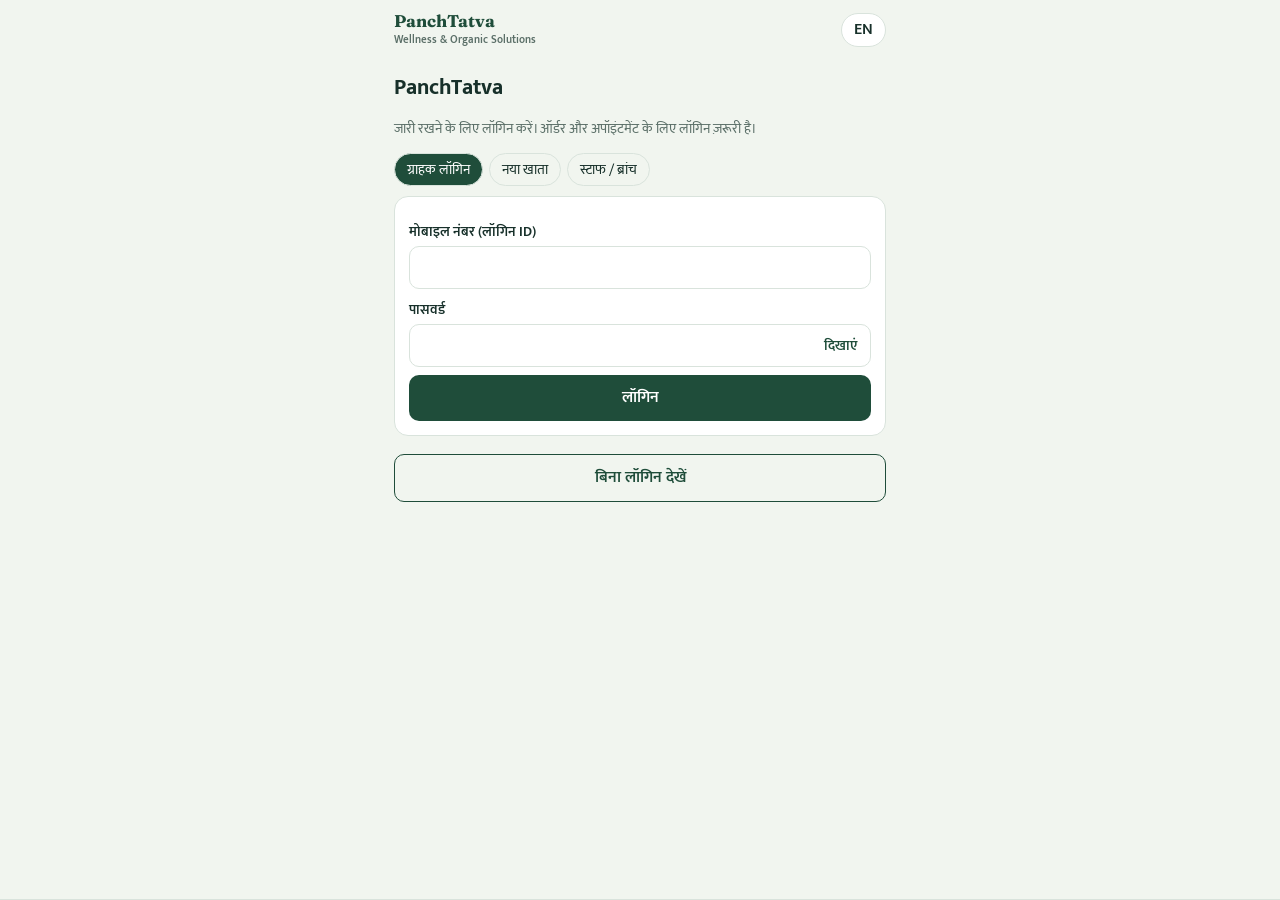
<file: indexPT.html>
<!DOCTYPE html>
<html lang="hi"><head><meta charset="utf-8">
<meta name="viewport" content="width=device-width,initial-scale=1,viewport-fit=cover">
<title>PanchTatva Wellness & Organic Solutions</title>
<link href="https://fonts.googleapis.com/css2?family=Mukta:wght@400;600;800&family=Fraunces:wght@700&display=swap" rel="stylesheet">
<style>
:root{--bg:#F1F5EF;--card:#fff;--ink:#17302A;--mut:#5B6F68;--g:#1F4D3A;--w:#1E6B7A;--o:#C9871A;--line:#D9E3DC;--bad:#B3361F}
@media(prefers-color-scheme:dark){:root{--bg:#0F1A16;--card:#18271F;--ink:#E6EFE9;--mut:#9DB2A8;--line:#2B3F35;--g:#7FC7A0;--w:#6FC1D0;--o:#E8B04F}}
*{box-sizing:border-box}html,body{margin:0}
body{font-family:Mukta,"Noto Sans Devanagari",system-ui,sans-serif;background:var(--bg);color:var(--ink);font-size:16px;line-height:1.5;padding:env(safe-area-inset-top) 0 calc(64px + env(safe-area-inset-bottom))}
#app{max-width:520px;margin:0 auto;padding:0 14px 20px}
header{display:flex;align-items:center;justify-content:space-between;padding:12px 0}
.brand{font-family:Fraunces,Mukta,serif;font-weight:700;font-size:17px;color:var(--g);line-height:1.1}
.brand small{display:block;font:600 11px Mukta;color:var(--mut)}
button,input,select,textarea{font:inherit;color:inherit}
.btn{border:0;background:var(--g);color:#fff;padding:11px 16px;border-radius:10px;font-weight:600;cursor:pointer;width:100%;margin-top:8px}
.dark-text .btn{color:#10201A}
.btn.alt{background:transparent;color:var(--g);border:1.5px solid var(--g)}
.btn.sm{width:auto;padding:6px 12px;margin:0;font-size:14px}
.lang{background:var(--card);border:1px solid var(--line);border-radius:20px;padding:4px 12px;cursor:pointer;font-weight:600}
h1{font-size:22px;margin:10px 0 4px}h2{font-size:18px;margin:16px 0 6px}
.mut{color:var(--mut);font-size:14px}
.hero{border-radius:18px;padding:20px 18px;color:#fff;margin:10px 0;cursor:pointer;min-height:150px;display:flex;flex-direction:column;justify-content:flex-end}
.hero b{font-size:21px;line-height:1.2}.hero span{font-size:14px;opacity:.92;margin-top:4px}
.hero.w{background:linear-gradient(150deg,#1E6B7A,#123F4A)}
.hero.o{background:linear-gradient(150deg,#C9871A,#7A4E0B)}
.card{background:var(--card);border:1px solid var(--line);border-radius:14px;padding:14px;margin:10px 0}
.row{display:flex;gap:8px;align-items:center;justify-content:space-between}
.chips{display:flex;flex-wrap:wrap;gap:6px;margin-top:8px}
.chip{background:var(--bg);border:1px solid var(--line);border-radius:18px;padding:5px 12px;font-size:14px;cursor:pointer}
.grid2{display:grid;grid-template-columns:1fr 1fr;gap:8px}
.tile{background:var(--card);border:1px solid var(--line);border-radius:12px;padding:12px;text-align:center;cursor:pointer;font-weight:600;font-size:14px}
label{display:block;font-size:14px;font-weight:600;margin-top:10px}
input,select,textarea{width:100%;padding:10px;border:1px solid var(--line);border-radius:10px;background:var(--card);margin-top:4px}
details{border-bottom:1px solid var(--line);padding:8px 0}summary{font-weight:600;cursor:pointer}
nav{position:fixed;bottom:0;left:0;right:0;background:var(--card);border-top:1px solid var(--line);display:flex;justify-content:center;padding-bottom:env(safe-area-inset-bottom)}
nav div{display:flex;max-width:520px;width:100%}
nav a{flex:1;text-align:center;padding:9px 0;font-size:12px;font-weight:600;color:var(--mut);cursor:pointer}
nav a.on{color:var(--g)}nav a i{display:block;font-style:normal;font-size:19px}
.price{font-weight:800;font-size:18px}.mrp{text-decoration:line-through;color:var(--mut);font-size:14px;margin-left:6px}
.note{background:#FFF4DC;color:#5A3E05;border-radius:10px;padding:10px;font-size:13px;margin:10px 0}
.warn{background:#FBE4DE;color:#7A2414}
.step{display:flex;gap:6px;margin:10px 0}.step i{flex:1;height:6px;border-radius:3px;background:var(--line)}.step i.on{background:var(--g)}
.tag{font-size:12px;background:var(--bg);border-radius:6px;padding:2px 8px}
table{width:100%;border-collapse:collapse;font-size:14px}td,th{padding:6px 4px;border-bottom:1px solid var(--line);text-align:left}
@media(prefers-color-scheme:dark){#toast{background:#E6EFE9;color:#0F1A16}}
.eye{position:absolute;right:6px;top:calc(50% + 2px);transform:translateY(-50%);background:none;border:0;color:var(--g);font-weight:600;padding:8px;cursor:pointer}
#toast{position:fixed;left:50%;top:calc(16px + env(safe-area-inset-top));transform:translateX(-50%);background:var(--ink);color:var(--bg);padding:9px 16px;border-radius:20px;font-size:14px;display:none;z-index:9}
:focus-visible{outline:3px solid var(--o);outline-offset:2px}
</style></head><body>
<div id="app"></div><nav><div id="nav"></div></nav><div id="toast"></div>
<script>
/* ===== PanchTatva prototype — data lives in localStorage; swap save()/load() for Firebase/Firestore later ===== */
const LS='ptwos_v2',SLOTS=['10:00','11:00','12:00','16:00','17:00','18:00'],STAT=['Placed','Confirmed','Shipped','Delivered'];
const T={home:['होम','Home'],dis:['स्वास्थ्य','Wellness'],shop:['ऑर्गेनिक','Organic'],cart:['कार्ट','Cart'],acct:['अकाउंट','Account'],
tag:['आपका स्वास्थ्य, आपकी वेलनेस, बेहतर जीवनशैली','Your Health, Your Wellness, Your Better Lifestyle'],
o1:['डिजीज़ और वेलनेस','DISEASE & WELLNESS'],o1d:['अपनी स्वास्थ्य समस्या साझा करें और सही जानकारी, डाइट गाइडेंस एवं डॉक्टर से परामर्श प्राप्त करें।','Share your health concern and get information, diet guidance and doctor consultation.'],
o2:['ऑर्गेनिक प्रोडक्ट्स','ORGANIC PRODUCTS'],o2d:['अपने परिवार के लिए चुनें गुणवत्तापूर्ण ऑर्गेनिक खाद्य उत्पाद।','Choose quality organic food products for your family.'],
doctors:['डॉक्टर','Doctors'],diet:['डाइट परामर्श','Diet consultation'],kits:['वेलनेस किट','Wellness kits'],
add:['कार्ट में जोड़ें','Add to cart'],buy:['अभी खरीदें','Buy now'],consult:['डॉक्टर से परामर्श','Consult our doctor'],
disc:['यह जानकारी केवल जागरूकता के लिए है, निदान या इलाज नहीं। कृपया योग्य डॉक्टर से सलाह लें।','This information is for awareness only, not a diagnosis or treatment. Please consult a qualified doctor.'],
emer:['तेज़ सीने में दर्द, सांस लेने में तकलीफ़, अचानक कमज़ोरी/लकवा या बेहोशी हो तो तुरंत नज़दीकी इमरजेंसी सेवा से संपर्क करें।','Severe chest pain, trouble breathing, sudden weakness/paralysis or loss of consciousness: contact emergency services immediately.'],
kitnote:['कोई भी किट बीमारी का निश्चित इलाज या रिकवरी की गारंटी नहीं है।','No kit is a cure or a guarantee of recovery.']};
const tr=k=>T[k][S.lang=='hi'?0:1],nm=o=>S.lang=='hi'&&o.hi?o.hi:o.en,esc=s=>String(s??'').replace(/[&<>"]/g,c=>({'&':'&amp;','<':'&lt;','>':'&gt;','"':'&quot;'}[c])),uid=()=>Math.random().toString(36).slice(2,8),inr=n=>'₹'+n;
const CATS=[['Diabetes & Metabolic Disorders','डायबिटीज़ और मेटाबॉलिक','Diabetes / Sugar|Insulin Resistance|Obesity|Thyroid Disorders|High Cholesterol|Metabolic Syndrome','k1'],
['Bone, Joint & Spine Problems','हड्डी, जोड़ और स्पाइन','Cervical Pain|Lumbar Spondylosis|Slip Disc|Sciatica|Knee Pain|Arthritis|Frozen Shoulder|Back Pain|Joint Stiffness','k6'],
['Neurological Problems','न्यूरोलॉजिकल समस्याएं','Peripheral Neuropathy|Diabetic Neuropathy|Burning Sensation in Feet|Numbness & Tingling|Nerve-related Problems|Sleep Disorders','k7'],
['Heart & Circulatory Problems','हृदय और रक्त संचार','High Blood Pressure|Poor Blood Circulation|Heart Health|Cardiovascular Wellness','k2'],
['Liver & Kidney Health','लिवर और किडनी','Fatty Liver|Liver Wellness|Kidney Health|Urinary Health','k3'],
['Digestive Problems','पाचन संबंधी समस्याएं','Acidity|Constipation|Gas & Bloating|IBS|Piles|Digestive Weakness','k4'],
['Special Wellness Categories','विशेष वेलनेस','Autism Spectrum Support|Male Infertility|Female Infertility|Women\u2019s Wellness|Hormonal Health|General Immunity|Stress Management','k5']];
const KITS=[['k1','Sugar & Metabolic Wellness Kit','शुगर और मेटाबॉलिक वेलनेस किट',1499],['k2','Heart Wellness & Antioxidant Kit','हार्ट वेलनेस और एंटीऑक्सीडेंट किट',1599],['k3','Liver Wellness Support Kit','लिवर वेलनेस सपोर्ट किट',1399],['k4','Digestive Wellness Kit','डाइजेस्टिव वेलनेस किट',1199],['k5','Immunity & Nutrition Support Kit','इम्यूनिटी और न्यूट्रिशन किट',1299],['k6','Joint & Mobility Wellness Kit','जॉइंट और मोबिलिटी वेलनेस किट',1499],['k7','General Wellness Kit','जनरल वेलनेस किट',999]];
const PC={r:['Rice & Traditional Grains','चावल और पारंपरिक अनाज'],p:['Pulses & Dals','दालें'],f:['Flour & Wheat','आटा और गेहूं'],d:['Traditional Dairy','पारंपरिक डेयरी'],s:['Natural Sweeteners','प्राकृतिक मिठास'],o:['Wood Pressed Oils','लकड़ी की घानी के तेल']};
const PR=[['r','Organic Basmati Rice','ऑर्गेनिक बासमती चावल',[['1 KG',180,160],['5 KG',850,780],['10 KG',1650,1500]]],['p','Aahar Dal','आहार दाल',[['1 KG',170,150]]],['p','Moong Dal','मूंग दाल',[['1 KG',160,140]]],
['f','Khapli Wheat','खपली गेहूं',[['1 KG',90,80],['5 KG',430,390]]],['f','Bansi Wheat','बंसी गेहूं',[['5 KG',330,300]]],['f','Sonamoti Wheat','सोनामोती गेहूं',[['5 KG',320,290]]],
['f','Sharbati Whole Wheat','शरबती होल व्हीट आटा',[['5 KG',340,310],['10 KG',650,600]],'Stone Grounded at 30 RPM.'],['f','Organic Besan','ऑर्गेनिक बेसन',[['1 KG',130,115]]],
['d','A2 Bilona Ghee','A2 बिलोना घी',[['500 ML',1100,999],['1 L',2100,1899]]],['s','Natural / Organic Honey','प्राकृतिक / ऑर्गेनिक शहद',[['500 G',450,399]]],
['o','Wood Pressed Groundnut Oil','वुड प्रेस्ड मूंगफली तेल',[['1 L',320,290]]],['o','Wood Pressed Mustard Oil','वुड प्रेस्ड सरसों तेल',[['1 L',260,235]]]];
const DOCS=[{id:'d1',en:'Dr. Pawan Kumar Srivastav',sub:'Naturopathy Physician & Wellness Expert'},{id:'d2',en:'Dr. Juhi Srivastava',sub:'Naturopathy Physician & Wellness Expert'}];
const seed=()=>({lang:'hi',user:null,cart:[],orders:[],appts:[],diets:[],records:[],guest:0,staffUser:null,users:[],branches:[{id:'gkp',en:'Gorakhpur OPD'},{id:'lko',en:'Lucknow OPD'}],staff:[{id:'owner',pw:'owner@123',role:'super',name:'Owner (all branches)'},{id:'gkp_head',pw:'gkp@123',role:'branch',branch:'gkp',name:'Dr. Pawan Kumar Srivastav'},{id:'lko_head',pw:'lko@123',role:'branch',branch:'lko',name:'Dr. Juhi Srivastava'}],
diseases:CATS.flatMap((c,ci)=>c[2].split('|').map((n,i)=>({id:ci+'-'+i,cat:ci,en:n,kit:c[3],on:1}))),
cats:CATS.map(c=>({en:c[0],hi:c[1]})),kits:KITS.map(k=>({id:k[0],en:k[1],hi:k[2],price:k[3]})),
products:PR.map((p,i)=>({id:'p'+i,cat:p[0],en:p[1],hi:p[2],vars:p[3].map(v=>({s:v[0],mrp:v[1],p:v[2]})),stock:50,on:1,desc:p[4]||''})),qs:{}});
let S=(()=>{try{const x=JSON.parse(localStorage.getItem(LS));if(x)return x}catch(e){}return seed()})(),R=['home'],pending=null;
const save=()=>{try{localStorage.setItem(LS,JSON.stringify(S))}catch(e){}};
const toast=m=>{const t=document.getElementById('toast');t.textContent=m;t.style.display='block';setTimeout(()=>t.style.display='none',2200)};
const go=(...r)=>{R=r;draw();scrollTo(0,0)};
const back=(to)=>`<a class="mut" style="cursor:pointer" onclick="go(${to})">← ${S.lang=='hi'?'वापस':'Back'}</a>`;
const kit=id=>S.kits.find(k=>k.id==id),dz=id=>S.diseases.find(d=>d.id==id),pd=id=>S.products.find(p=>p.id==id);
const DQ={'0-0':['कितने वर्षों से शुगर है? / Years with diabetes','Fasting Sugar','PP Sugar','HbA1c','Weight (kg)','क्या इंसुलिन लेते हैं? / On insulin?','चल रही दवाइयां / Current medicines','पैरों में जलन या झनझनाहट? / Burning or tingling in feet?'],
'1-0':['आपकी उम्र / Age','समस्या कितने दिनों से? / Duration','गर्दन में दर्द कहां होता है? / Pain location','दर्द कंधे या हाथ तक जाता है? / Radiates to shoulder or arm?','हाथों में झनझनाहट या कमज़ोरी? / Tingling or weakness in hands?','MRI / X-Ray कराया है? / Done MRI or X-Ray?','चल रही दवाइयां / Current medicines']};
const DEF=['आपकी उम्र / Age','समस्या कितने दिनों से है? / Since when?','मुख्य लक्षण / Main symptoms','चल रही दवाइयां / Current medicines','कोई रिपोर्ट? / Any reports available?'];
const qsOf=id=>[...(DQ[id]||DEF),...(S.qs[id]||[])];
const INFO=['What is the condition?|Common symptoms|Possible causes / risk factors|Lifestyle factors|Diet & nutrition guidance|Frequently asked questions|Health awareness videos'][0].split('|');
const pw=(n,m)=>`<div style="position:relative"><input name="${n}" type="password" ${m?'minlength="'+m+'"':''} required autocomplete="off" style="padding-right:80px"><button type="button" class="eye" onclick="eye(this)">${H('दिखाएं','Show')}</button></div>`;
function eye(b){const i=b.previousElementSibling,sh=i.type=='password';i.type=sh?'text':'password';b.textContent=sh?H('छुपाएं','Hide'):H('दिखाएं','Show')}
const H=(a,b)=>S.lang=='hi'?a:b,bn=id=>(S.branches.find(b=>b.id==id)||{en:id}).en,mine=k=>S[k].filter(x=>x.mobile==S.user?.mobile),brSel=n=>`<label>${H('ब्रांच','Branch')}<select name="${n}">${S.branches.map(b=>`<option value="${b.id}">${b.en}</option>`).join('')}</select></label>`;
function need(){if(S.user)return 1;S.guest=1;S.ret=[...R];toast(H('पहले लॉगिन करें','Please login first'));go('login','c');return 0}
function draw(){const A=document.getElementById('app'),N=document.getElementById('nav');
if(S.staffUser){A.innerHTML=head()+V.admin(R[0]=='admin'?R[1]:'');N.innerHTML=`<a class="on" onclick="go('admin','od')"><i>▤</i>Panel</a><a onclick="S.staffUser=null;S.guest=0;save();go('home')"><i>⎋</i>Logout</a>`;return}
if(!S.user&&!S.guest){A.innerHTML=head()+V.login(R[0]=='login'?R[1]:'c');N.innerHTML='';return}
document.getElementById('app').innerHTML=head()+V[R[0]](...R.slice(1));if(R[0]=='prod')pv(0,R[1]);if(R[0]=='book')sl(document.querySelector('#app form'));
document.getElementById('nav').innerHTML=[['home','⌂'],['dis','✚'],['shop','❖'],['cart','🛒'],['acct','☺']].map(n=>`<a class="${R[0]==n[0]?'on':''}" onclick="go('${n[0]}')"><i>${n[1]}</i>${tr(n[0])}${n[0]=='cart'&&S.cart.length?' ('+S.cart.length+')':''}</a>`).join('')}
const head=()=>`<header><div class="brand">PanchTatva<small>Wellness & Organic Solutions</small></div><button class="lang" onclick="S.lang=S.lang=='hi'?'en':'hi';save();draw()">${S.lang=='hi'?'EN':'हिं'}</button></header>`;
const V={
home:()=>`<p class="mut" style="margin:0 0 4px">${tr('tag')}</p><div class="hero w" onclick="go('dis')"><b>${tr('o1')}</b><span>${tr('o1d')}</span></div><div class="hero o" onclick="go('shop')"><b>${tr('o2')}</b><span>${tr('o2d')}</span></div>
<div class="grid2"><div class="tile" onclick="go('docs')">${tr('doctors')}</div><div class="tile" onclick="go('diet')">${tr('diet')}</div><div class="tile" onclick="go('kits')">${tr('kits')}</div><div class="tile" onclick="go('orders')">${S.lang=='hi'?'मेरे ऑर्डर':'My orders'}</div></div>
<p class="mut" style="text-align:center;margin-top:18px">प्राकृतिक चिकित्सा अपनाएं। आरोग्यता से आनंद पाएं।</p>`,
dis:()=>`<h1>${tr('o1')}</h1>`+S.cats.map((c,ci)=>`<div class="card"><b>${nm(c)}</b><div class="chips">${S.diseases.filter(d=>d.cat==ci&&d.on).map(d=>`<span class="chip" onclick="go('d','${d.id}')">${nm(d)}</span>`).join('')}</div></div>`).join(''),
d:id=>{const d=dz(id),c=S.cats[d.cat],k=kit(d.kit);return back("'dis'")+`<h1>${nm(d)}</h1><span class="tag">${nm(c)}</span>
<div class="card">${INFO.map((t,i)=>`<details><summary>${t}</summary><p class="mut">${esc(d['i'+i])||'Content will be added by the PanchTatva team from the Admin Panel.'}</p></details>`).join('')}</div>
<div class="note">${tr('disc')}</div>
${k?`<div class="card row"><div><b>${nm(k)}</b><div class="mut">${S.lang=='hi'?'संबंधित वेलनेस सपोर्ट':'Related wellness support'}</div></div><button class="btn sm" onclick="go('kit','${k.id}')">→</button></div>`:''}
<button class="btn" onclick="go('q','${id}')">${S.lang=='hi'?'अपनी जानकारी साझा करें':'Share your health details'}</button>
<button class="btn alt" onclick="go('book','d1','${id}')">${tr('consult')}</button>`},
q:id=>{const d=dz(id);return back(`'d','${id}'`)+`<h1>${nm(d)}</h1><p class="mut">${S.lang=='hi'?'कृपया अपनी जानकारी भरें':'Please fill in your details'}</p><form onsubmit="event.preventDefault();subQ('${id}',this)">
${qsOf(id).map((q,i)=>`<label>${esc(q)}<input name="q${i}"></label>`).join('')}${brSel('br')}<label>${S.lang=='hi'?'रिपोर्ट अपलोड (वैकल्पिक)':'Upload report (optional)'}<input type="file" name="f" accept="image/*,.pdf"></label><button class="btn">${S.lang=='hi'?'आगे बढ़ें':'Continue'}</button></form>`},
g:id=>{const d=dz(id),k=kit(d.kit);return `<h1>${nm(d)}</h1><div class="card"><p>${S.lang=='hi'?'आपकी जानकारी सुरक्षित रूप से सेव हो गई है। उचित जांच और विशेषज्ञ की सलाह के अनुसार ही उपचार, डाइट और व्यायाम का चयन किया जाना चाहिए।':'Your details are saved. Treatment, diet and exercise should be chosen after proper tests and expert advice.'}</p></div>
<button class="btn" onclick="go('${k?'kit':'kits'}'${k?",'"+k.id+"'":''})">${S.lang=='hi'?'वेलनेस प्रोडक्ट्स देखें':'Explore wellness products'}</button><button class="btn alt" onclick="go('diet')">${S.lang=='hi'?'डाइट गाइडेंस पाएं':'Get diet guidance'}</button><button class="btn alt" onclick="go('book','d1','${id}')">${tr('consult')}</button><div class="note warn">${tr('emer')}</div>`},
kits:()=>`<h1>${tr('kits')}</h1>`+S.kits.map(k=>`<div class="card row" onclick="go('kit','${k.id}')" style="cursor:pointer"><div><b>${nm(k)}</b><div class="price">${inr(k.price)}</div></div><span>→</span></div>`).join('')+`<div class="note">${tr('kitnote')}</div>`,
kit:id=>{const k=kit(id);return back("'kits'")+`<h1>${nm(k)}</h1><div class="card"><div class="price">${inr(k.price)}</div>${['Products included','Ingredients','Nutritional information','Intended use','Usage instructions','Precautions'].map(t=>`<details><summary>${t}</summary><p class="mut">${esc(k[t])||'To be added from the Admin Panel.'}</p></details>`).join('')}</div><div class="note">${tr('kitnote')}</div>
<button class="btn" onclick="addC('k','${id}')">${tr('add')}</button><button class="btn alt" onclick="addC('k','${id}',0,1)">${tr('buy')}</button><button class="btn alt" onclick="go('book','d1')">${tr('consult')}</button>`},
shop:()=>`<h1>${tr('o2')}</h1>`+Object.keys(PC).map(c=>{const ps=S.products.filter(p=>p.cat==c&&p.on);return ps.length?`<h2>${nm({en:PC[c][0],hi:PC[c][1]})}</h2>`+ps.map(p=>`<div class="card row" onclick="go('prod','${p.id}')" style="cursor:pointer"><div><b>${nm(p)}</b><div class="mut">${p.vars.map(v=>v.s).join(' · ')}</div></div><div class="price">${inr(p.vars[0].p)}</div></div>`).join(''):''}).join(''),
prod:id=>{const p=pd(id);return back("'shop'")+`<h1>${nm(p)}</h1><div class="card"><p class="mut">${esc(p.desc)||'Origin, quality and processing details will be added by the PanchTatva team.'}</p>
<label>${S.lang=='hi'?'साइज़':'Size'}<select id="vs" onchange="pv(this.value,'${id}')">${p.vars.map((v,i)=>`<option value="${i}">${v.s}</option>`).join('')}</select></label>
<div id="pp" style="margin-top:8px"></div><div class="mut">${p.stock>0?(S.lang=='hi'?'उपलब्ध':'In stock'):(S.lang=='hi'?'स्टॉक में नहीं':'Out of stock')}</div></div>
<button class="btn" ${p.stock>0?'':'disabled'} onclick="addC('p','${id}',+vs.value)">${tr('add')}</button><button class="btn alt" ${p.stock>0?'':'disabled'} onclick="addC('p','${id}',+vs.value,1)">${tr('buy')}</button>`},
cart:()=>{if(!S.cart.length)return `<h1>${tr('cart')}</h1><div class="card mut">${S.lang=='hi'?'कार्ट खाली है। ऑर्गेनिक प्रोडक्ट्स देखें।':'Your cart is empty. Browse organic products.'}</div><button class="btn" onclick="go('shop')">${tr('o2')}</button>`;
const c=cT();return `<h1>${tr('cart')}</h1>`+S.cart.map((x,i)=>{const it=ci(x);return `<div class="card row"><div><b>${nm(it.o)}</b><div class="mut">${it.v||''} · ${inr(it.p)}</div></div><div class="row"><button class="btn sm alt" onclick="qty(${i},-1)">−</button><b>${x.q}</b><button class="btn sm alt" onclick="qty(${i},1)">+</button></div></div>`}).join('')+
`<div class="card"><label>${S.lang=='hi'?'कूपन (PANCH10)':'Coupon (PANCH10)'}<input id="cp" value="${esc(S.coupon||'')}" onchange="S.coupon=this.value.toUpperCase();save();draw()"></label>
<table><tr><td>Subtotal</td><td>${inr(c.sub)}</td></tr><tr><td>Discount</td><td>−${inr(c.disc)}</td></tr><tr><td>Shipping</td><td>${c.ship?inr(c.ship):'Free'}</td></tr><tr><th>Total</th><th>${inr(c.tot)}</th></tr></table></div>
<form class="card" onsubmit="event.preventDefault();place(this)"><b>${S.lang=='hi'?'डिलीवरी पता':'Delivery address'}</b><label>Name<input name="n" required value="${esc(S.user?.name)}"></label><label>Mobile<input name="m" required pattern="[0-9]{10}" value="${esc(S.user?.mobile)}"></label><label>Address<textarea name="a" required></textarea></label><label>PIN code<input name="pin" required pattern="[1-9][0-9]{5}" inputmode="numeric"></label>
<label>${S.lang=='hi'?'भुगतान':'Payment'}<select name="pay"><option>Online (UPI / Card)</option><option>Cash on Delivery</option></select></label>${brSel('br')}<button class="btn">${S.lang=='hi'?'ऑर्डर करें':'Place order'}</button></form>`},
docs:()=>`<h1>${tr('doctors')}</h1>`+DOCS.map(d=>`<div class="card"><b>${d.en}</b><div class="mut">${d.sub}</div><div class="mut">OPD: ${S.branches.map(b=>b.en).join(' · ')}</div><button class="btn" onclick="go('book','${d.id}')">${S.lang=='hi'?'अपॉइंटमेंट बुक करें':'Book appointment'}</button></div>`).join(''),
book:(did,dis)=>{const d=DOCS.find(x=>x.id==did),mn=new Date(Date.now()+864e5).toISOString().slice(0,10);return back("'docs'")+`<h1>${d.en}</h1><form class="card" onsubmit="event.preventDefault();bk(this,'${did}','${dis||''}')">
<label>Consultation<select name="t">${['Online','Video','Audio','In-person','Diet','Follow-up'].map(x=>`<option>${x}</option>`).join('')}</select></label><label>OPD<select name="l" onchange="sl(this.form)">${S.branches.map(b=>`<option value="${b.id}">${b.en}</option>`).join('')}</select></label>
<label>Date<input type="date" name="d" min="${mn}" value="${mn}" required onchange="sl(this.form)"></label><label>Time<select name="s" id="slots"></select></label><label>${S.lang=='hi'?'समस्या (वैकल्पिक)':'Concern (optional)'}<textarea name="c"></textarea></label><button class="btn">${S.lang=='hi'?'बुक करें':'Confirm booking'}</button></form>`},
diet:()=>`<h1>${tr('diet')}</h1><p class="mut">${S.lang=='hi'?'सही पोषण, स्वास्थ्य स्थिति के अनुसार।':'Right nutrition according to health condition.'}</p><form class="card" onsubmit="event.preventDefault();dt(this)">
${['Name','Age','Gender','Height (cm)','Weight (kg)','Medical condition','Current medication','Food allergies','Daily routine','Sleep schedule','Meal timing','Physical activity'].map((f,i)=>`<label>${f}<input name="f${i}" ${i<2?'required':''} value="${i==0?esc(S.user?.name):''}"></label>`).join('')}
${brSel('br')}<label>Diet type<select name="v"><option>Vegetarian</option><option>Non-Vegetarian</option></select></label><button class="btn">${S.lang=='hi'?'अनुरोध भेजें':'Send request'}</button></form>`,
orders:()=>back("'acct'")+`<h1>${S.lang=='hi'?'मेरे ऑर्डर':'My orders'}</h1>`+(mine('orders').length?mine('orders').slice().reverse().map(o=>`<div class="card"><div class="row"><b>#${o.id}</b><span class="tag">${o.st}</span></div><div class="step">${STAT.map((s,i)=>`<i class="${i<=STAT.indexOf(o.st)?'on':''}"></i>`).join('')}</div><div class="mut">${o.items.map(i=>esc(i)).join(', ')}</div><b>${inr(o.tot)}</b> <span class="mut">· ${esc(o.pay)} · ${o.date}</span></div>`).join(''):`<div class="card mut">${S.lang=='hi'?'अभी कोई ऑर्डर नहीं।':'No orders yet.'}</div>`),
acct:()=>{if(!S.user)return V.login('c');
return `<h1>${esc(S.user.name)}</h1><div class="mut">${esc(S.user.mobile)} · ${esc(S.user.city||'')}</div><div class="grid2" style="margin-top:10px"><div class="tile" onclick="go('orders')">My orders</div><div class="tile" onclick="go('mine','appts')">My appointments (${mine('appts').length})</div><div class="tile" onclick="go('mine','diets')">My diet plans (${mine('diets').length})</div><div class="tile" onclick="go('mine','records')">My health records (${mine('records').length})</div><div class="tile" onclick="if(confirm('Log out?')){S.user=null;S.guest=0;save();draw()}">Logout</div></div>
<div class="note">${S.lang=='hi'?'स्वास्थ्य रिकॉर्ड केवल आपकी सहमति से उपलब्ध होंगे। डेटा डिलीट के लिए सपोर्ट से संपर्क करें।':'Health records are shared only with your consent. Contact support for data deletion.'}</div>`},
mine:k=>back("'acct'")+`<h1>${k}</h1>`+(mine(k).length?mine(k).map(x=>`<div class="card mut">${Object.entries(x).filter(([a])=>a!='id').map(([a,b])=>`<div><b>${a}:</b> ${esc(typeof b=='object'?JSON.stringify(b):b)}</div>`).join('')}</div>`).join(''):`<div class="card mut">—</div>`),
login:(m='c')=>{const tabs=[['c',H('ग्राहक लॉगिन','Customer login')],['r',H('नया खाता','Register')],['s',H('स्टाफ / ब्रांच','Staff / Branch')]];
let f='';
if(m=='c')f=`<form class="card" onsubmit="event.preventDefault();lgC(this)"><label>${H('मोबाइल नंबर (लॉगिन ID)','Mobile number (login ID)')}<input name="m" required pattern="[0-9]{10}" inputmode="numeric"></label><label>${H('पासवर्ड','Password')}${pw('p')}</label><button class="btn">${H('लॉगिन','Login')}</button></form>`;
if(m=='r')f=`<form class="card" onsubmit="event.preventDefault();rgC(this)"><label>${H('नाम','Name')}<input name="n" required></label><label>${H('मोबाइल नंबर (लॉगिन ID)','Mobile number (login ID)')}<input name="m" required pattern="[0-9]{10}" inputmode="numeric"></label><label>Email (optional)<input name="e" type="email"></label><label>${H('पासवर्ड (कम से कम 6 अक्षर)','Password (min 6 characters)')}${pw('p',6)}</label><label>${H('पासवर्ड दोबारा','Confirm password')}${pw('p2')}</label><label>City<input name="c"></label><label>PIN code<input name="pin" pattern="[0-9]{6}"></label><button class="btn">${H('खाता बनाएं','Create account')}</button></form>`;
if(m=='s')f=`<form class="card" onsubmit="event.preventDefault();lgS(this)"><b>${H('डॉक्टर / ब्रांच हेड / एडमिन','Doctor / Branch head / Admin')}</b><label>Login ID<input name="i" required autocapitalize="off"></label><label>${H('पासवर्ड','Password')}${pw('p')}</label><button class="btn">${H('स्टाफ लॉगिन','Staff login')}</button></form><div class="note">Demo: owner / owner@123 · gkp_head / gkp@123 · lko_head / lko@123</div>`;
return `<h1>PanchTatva</h1><p class="mut">${H('जारी रखने के लिए लॉगिन करें। ऑर्डर और अपॉइंटमेंट के लिए लॉगिन ज़रूरी है।','Login to continue. Login is required to order or book appointments.')}</p><div class="chips">${tabs.map(t=>`<span class="chip" style="${t[0]==m?'background:var(--g);color:#fff':''}" onclick="go('login','${t[0]}')">${t[1]}</span>`).join('')}</div>${f}${m!='s'?`<button class="btn alt" onclick="S.guest=1;go('home')">${H('बिना लॉगिन देखें','Browse without login')}</button>`:''}`},
admin:(tab)=>{const U=S.staffUser,sup=U.role=='super',bf=x=>sup||x.branch==U.branch;
const tabs=sup?[['od','Orders'],['pt','Patients'],['dz','Diseases'],['pr','Products'],['br','Branches & Staff'],['pw','Password']]:[['od','Orders'],['pt','Patients'],['pw','Password']];
if(!tabs.some(t=>t[0]==tab))tab='od';let b='';
if(tab=='od'){const L=S.orders.map((o,i)=>[o,i]).filter(([o])=>bf(o));b=L.length?L.map(([o,i])=>`<div class="card"><b>#${o.id}</b> ${inr(o.tot)} <span class="tag">${bn(o.branch)}</span><div class="mut">${esc(o.name)} · ${esc(o.phone)}<br>${esc(o.addr)} (${esc(o.pin)})<br>${o.items.map(esc).join(', ')} · ${esc(o.pay)}</div><select onchange="S.orders[${i}].st=this.value;save();toast('Updated')">${STAT.map(s=>`<option ${s==o.st?'selected':''}>${s}</option>`).join('')}</select></div>`).join(''):'<div class="card mut">No orders.</div>'}
if(tab=='pt')b=`<div class="card"><b>Appointments</b>${S.appts.filter(bf).map(a=>`<div class="mut">${esc(a.patient)} (${esc(a.mobile)}) · ${a.doctor} · ${a.date} ${a.slot} · ${bn(a.branch)} · ${a.type}</div>`).join('')||'<div class="mut">—</div>'}</div><div class="card"><b>Health records</b>${S.records.filter(bf).map(r=>`<details><summary>${esc(r.disease)} · ${esc(r.patient)} (${esc(r.mobile)})</summary>${(r.answers||[]).map(x=>`<div class="mut">${esc(x[0])}: ${esc(x[1])}</div>`).join('')}${r.report?`<div class="mut">Report: ${esc(r.report)}</div>`:''}</details>`).join('')||'<div class="mut">—</div>'}</div><div class="card"><b>Diet requests</b>${S.diets.filter(bf).map(r=>`<div class="mut">${esc(r.Name)} (${esc(r.mobile)}) · ${esc(r['Medical condition'])} · ${bn(r.branch)}</div>`).join('')||'<div class="mut">—</div>'}</div>`;
if(tab=='pw')b=`<form class="card" onsubmit="event.preventDefault();cpw(this)"><b>${H('पासवर्ड बदलें','Change password')}</b><label>Current password${pw('o')}</label><label>New password (min 6)${pw('n',6)}</label><button class="btn">Update</button></form>`;
if(tab=='br')b=`<form class="card" onsubmit="event.preventDefault();aB(this)"><b>Add branch</b><label>Branch name<input name="n" required></label><button class="btn">Add branch</button></form>
<form class="card" onsubmit="event.preventDefault();aS(this)"><b>Add doctor / branch head login</b><label>Name<input name="n" required></label><label>Login ID<input name="i" required autocapitalize="off"></label><label>Password (min 6)<input name="p" minlength="6" required></label>${brSel('b')}<button class="btn">Create login</button></form>
<div class="card">${S.staff.map((x,i)=>`<div class="row" style="margin:6px 0"><span>${esc(x.id)} <span class="mut">${esc(x.name)} · ${x.role=='super'?'All':bn(x.branch)}</span></span><span><button class="btn sm alt" onclick="rp(${i})">Reset PW</button>${x.role=='super'?'':` <button class="btn sm alt" onclick="if(confirm('Delete login?')){S.staff.splice(${i},1);save();draw()}">✕</button>`}</span></div>`).join('')}</div>`;
if(tab=='dz')b=`<form class="card" onsubmit="event.preventDefault();aD(this)"><b>Add disease</b><label>Category<select name="c">${S.cats.map((c,i)=>`<option value="${i}">${c.en}</option>`).join('')}</select></label><label>Name<input name="n" required></label><label>Related kit<select name="k"><option value="">None</option>${S.kits.map(k=>`<option value="${k.id}">${k.en}</option>`).join('')}</select></label><label>What is the condition? (info)<textarea name="i"></textarea></label><button class="btn">Add</button></form>
<form class="card" onsubmit="event.preventDefault();aQ(this)"><b>Add questionnaire question</b><label>Disease<select name="d">${S.diseases.map(d=>`<option value="${d.id}">${d.en}</option>`).join('')}</select></label><label>Question<input name="q" required></label><button class="btn">Add question</button></form>
<div class="card">${S.diseases.map(d=>`<div class="row"><span>${d.en}</span><button class="btn sm alt" onclick="S.diseases.find(x=>x.id=='${d.id}').on^=1;save();draw()">${d.on?'Deactivate':'Activate'}</button></div>`).join('')}</div>`;
if(tab=='pr')b=`<form class="card" onsubmit="event.preventDefault();aP(this)"><b>Add product</b><label>Category<select name="c">${Object.keys(PC).map(k=>`<option value="${k}">${PC[k][0]}</option>`).join('')}</select></label><label>Name<input name="n" required></label><label>Size<input name="s" required placeholder="1 KG"></label><label>MRP<input name="m" type="number" required></label><label>Selling price<input name="p" type="number" required></label><label>Stock<input name="t" type="number" value="50"></label><label>Description<textarea name="d"></textarea></label><button class="btn">Add</button></form>
<div class="card">${S.products.map((p,i)=>`<div class="row" style="margin:6px 0"><span>${p.en} <span class="mut">(stock ${p.stock})</span></span><span><button class="btn sm alt" onclick="S.products[${i}].stock=+prompt('Stock',S.products[${i}].stock)||0;save();draw()">Stock</button> <button class="btn sm alt" onclick="S.products[${i}].on^=1;save();draw()">${p.on?'Hide':'Show'}</button></span></div>`).join('')}</div>`;
return `<h1>${esc(U.name)}</h1><div class="mut">${sup?'Super admin · all branches':'Branch: '+bn(U.branch)}</div><div class="chips">${tabs.map(t=>`<span class="chip" style="${t[0]==tab?'background:var(--g);color:#fff':''}" onclick="go('admin','${t[0]}')">${t[1]}</span>`).join('')}</div>`+b}};
/* ===== actions ===== */
function pv(i,id){const v=pd(id).vars[i];document.getElementById('pp').innerHTML=`<span class="price">${inr(v.p)}</span><span class="mrp">${inr(v.mrp)}</span>`}
function addC(t,id,v=0,now){const x=S.cart.find(c=>c.t==t&&c.id==id&&c.v==v);x?x.q++:S.cart.push({t,id,v,q:1});save();toast(S.lang=='hi'?'कार्ट में जुड़ गया':'Added to cart');now?go('cart'):draw()}
function ci(x){if(x.t=='k'){const k=kit(x.id);return{o:k,p:k.price}}const p=pd(x.id),v=p.vars[x.v];return{o:p,p:v.p,v:v.s}}
function qty(i,d){S.cart[i].q+=d;if(S.cart[i].q<1)S.cart.splice(i,1);save();draw()}
function cT(){const sub=S.cart.reduce((a,x)=>a+ci(x).p*x.q,0),disc=S.coupon=='PANCH10'?Math.round(sub*.1):0,ship=sub-disc>=999?0:60;return{sub,disc,ship,tot:sub-disc+ship}}
function place(f){if(!need())return;const c=cT();S.cart.forEach(x=>{if(x.t=='p'){pd(x.id).stock=Math.max(0,pd(x.id).stock-x.q)}});
S.orders.push({id:uid().toUpperCase(),items:S.cart.map(x=>nm(ci(x).o)+' ×'+x.q),tot:c.tot,pay:f.pay.value,st:'Placed',date:new Date().toLocaleDateString(),name:f.n.value,addr:f.a.value,pin:f.pin.value,branch:f.br.value,mobile:S.user.mobile,phone:f.m.value});S.cart=[];S.coupon='';save();toast('Order placed ✓');go('orders')}
function sl(f){const taken=S.appts.filter(a=>a.date==f.d.value&&a.branch==f.l.value).map(a=>a.slot);document.getElementById('slots').innerHTML=SLOTS.map(s=>`<option ${taken.includes(s)?'disabled':''}>${s}${taken.includes(s)?' (booked)':''}</option>`).join('')}
function bk(f,did,dis){if(!need())return;S.appts.push({mobile:S.user.mobile,patient:S.user.name,doctor:DOCS.find(x=>x.id==did).en,type:f.t.value,branch:f.l.value,loc:bn(f.l.value),date:f.d.value,slot:f.s.value.slice(0,5),concern:f.c.value});save();toast('Appointment confirmed ✓');go('acct')}
function dt(f){if(!need())return;;const lbl=[...f.querySelectorAll('label')].map(l=>l.firstChild.textContent);const o={};lbl.forEach((l,i)=>o[l]=f.elements['f'+i]?.value||'');o.Diet=f.v.value;o.branch=f.br.value;o.mobile=S.user.mobile;S.diets.push(o);save();toast('Request sent ✓');go('acct')}
function subQ(id,f){if(!need())return;;const a=qsOf(id).map((q,i)=>[q,f.elements['q'+i].value]);S.records.push({mobile:S.user.mobile,branch:f.br.value,disease:dz(id).en,patient:S.user.name,answers:a,report:f.f.files[0]?.name||''});save();go('g',id)}
function lg(f){if(!pending){pending=1;draw();return}if(f.o.value!='1234')return toast('Wrong OTP');S.user={mobile:f.m.value,name:f.n.value,city:f.c.value,pin:f.p.value};pending=null;save();draw()}
function aD(f){const id=S.cats.length+'x'+uid(),d={id,cat:+f.c.value,en:f.n.value,kit:f.k.value,on:1,i0:f.i.value};S.diseases.push(d);save();toast('Disease added');draw()}
function aQ(f){(S.qs[f.d.value]=S.qs[f.d.value]||[]).push(f.q.value);save();toast('Question added');draw()}
function aP(f){S.products.push({id:'p'+uid(),cat:f.c.value,en:f.n.value,hi:'',vars:[{s:f.s.value,mrp:+f.m.value,p:+f.p.value}],stock:+f.t.value||0,on:1,desc:f.d.value});save();toast('Product added');draw()}
function lgC(f){const u=S.users.find(x=>x.mobile==f.m.value&&x.pw==f.p.value);if(!u)return toast(H('मोबाइल या पासवर्ड गलत है','Wrong mobile or password'));S.user={mobile:u.mobile,name:u.name,city:u.city,pin:u.pin};after()}
function rgC(f){if(f.p.value!=f.p2.value)return toast('Passwords do not match');if(S.users.some(x=>x.mobile==f.m.value))return toast(H('यह मोबाइल पहले से रजिस्टर है','Mobile already registered'));S.users.push({mobile:f.m.value,name:f.n.value,email:f.e.value,pw:f.p.value,city:f.c.value,pin:f.pin.value});S.user={mobile:f.m.value,name:f.n.value,city:f.c.value,pin:f.pin.value};after()}
function after(){const r=S.ret;S.ret=null;S.guest=0;save();R=r||['home'];draw()}
function lgS(f){const u=S.staff.find(x=>x.id.toLowerCase()==f.i.value.trim().toLowerCase()&&x.pw==f.p.value);if(!u)return toast('Wrong ID or password');S.staffUser={id:u.id,name:u.name,role:u.role,branch:u.branch};S.user=null;save();go('admin','od')}
function cpw(f){const u=S.staff.find(x=>x.id==S.staffUser.id);if(u.pw!=f.o.value)return toast('Current password is wrong');u.pw=f.n.value;save();toast('Password updated ✓');f.reset()}
function aB(f){S.branches.push({id:uid(),en:f.n.value});save();toast('Branch added');draw()}
function aS(f){if(S.staff.some(x=>x.id==f.i.value.trim()))return toast('Login ID already exists');S.staff.push({id:f.i.value.trim(),pw:f.p.value,role:'branch',branch:f.b.value,name:f.n.value});save();toast('Login created ✓');draw()}
function rp(i){const p=prompt('New password (min 6)');if(p&&p.length>=6){S.staff[i].pw=p;save();toast('Password reset ✓')}}
draw();
</script></body></html>
</file>
